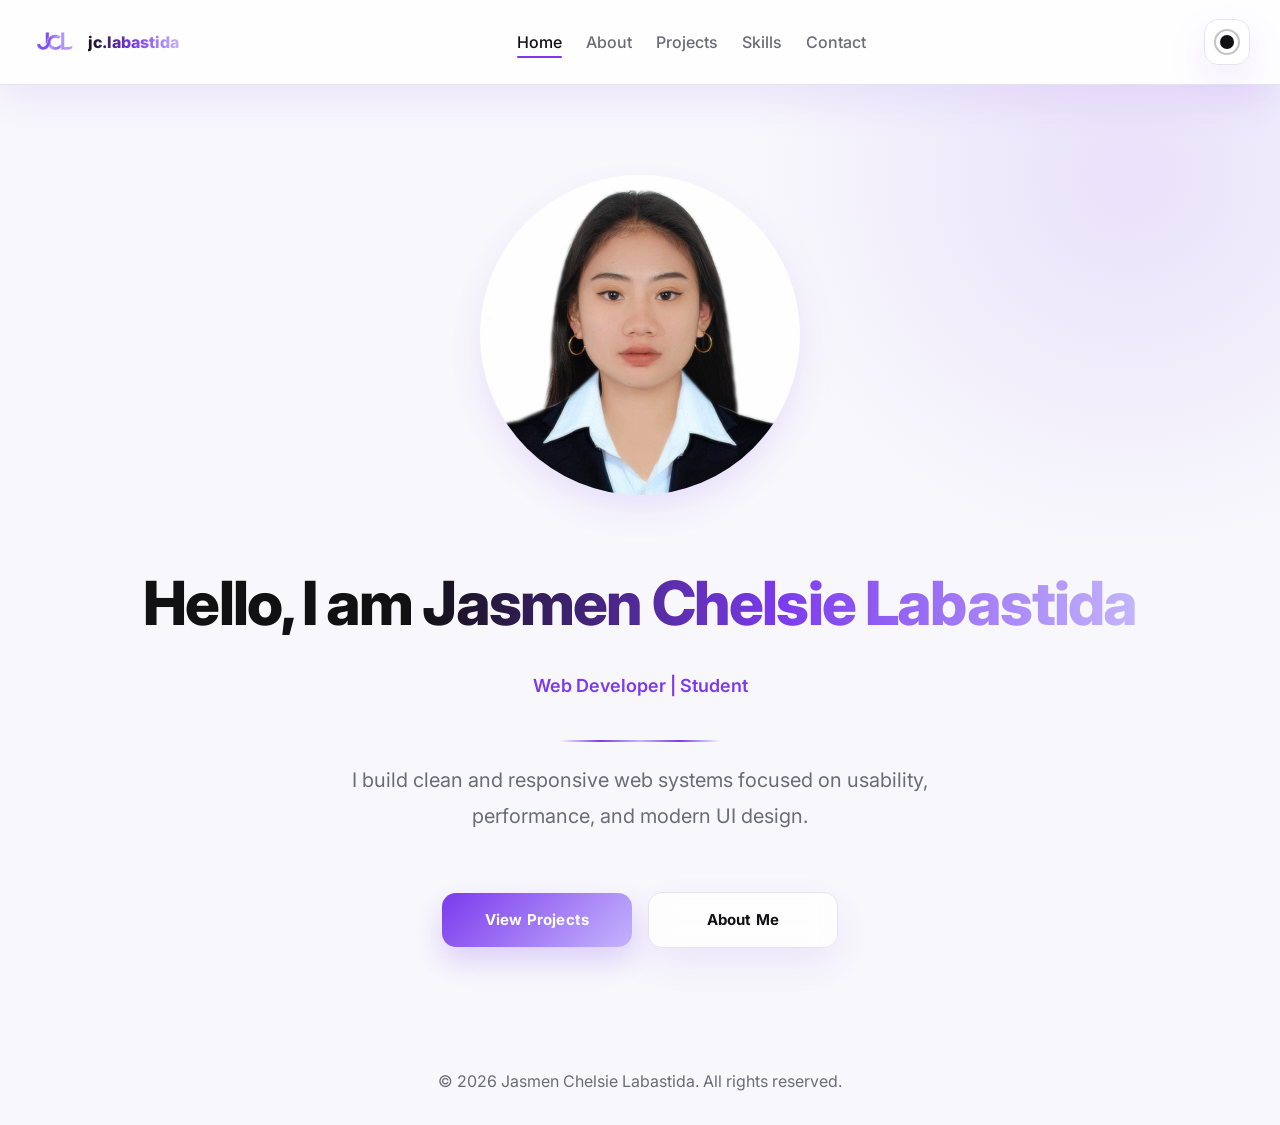
<file: index.html>
<!DOCTYPE html>
  <html lang="en">
  <head>
    <meta charset="UTF-8">
    <meta name="viewport" content="width=device-width, initial-scale=1.0">

    <title>jc.labastida</title>
    <link rel="icon" href="images/icon.png" type="image/png">

    <link rel="stylesheet" href="css/main.css">
    <link rel="stylesheet" href="css/index.css">
  </head>

  <body>

  <!-- NAVBAR -->
  <header>
    <nav class="navbar">

      <!-- LOGO BUTTON -->
      <a href="index.html" class="logo">
        <img src="images/logo.png" alt="Logo">

        <span class="animate-shine">
          jc.labastida
        </span>
      </a>

      <!-- NAV LINKS -->
      <ul class="nav-links">
        <li><a href="index.html" class="active">Home</a></li>
        <li><a href="about.html">About</a></li>
        <li><a href="projects.html">Projects</a></li>
        <li><a href="skills.html">Skills</a></li>
        <li><a href="contact.html">Contact</a></li>
      </ul>

      <!-- THEME TOGGLE -->
      <div class="nav-controls">
        <button id="themeToggle" class="theme-toggle">
          <span class="icon"></span>
        </button>

        <button class="menu-toggle" id="menuToggle">☰</button>
      </div>

    </nav>
  </header>

  <!-- HERO -->
  <section class="hero">

    <div class="hero-image">
      <img src="images/profile.jpg" alt="Profile Picture">
    </div>

    <h1 class="hero-title">
      Hello, I am
      <span class="hero-name animate-shine">
        Jasmen Chelsie Labastida
      </span>
    </h1>

    <h2 class="hero-role">
      Web Developer | Student
    </h2>

    <p class="hero-description">
      I build clean and responsive web systems focused on usability, performance, and modern UI design.
    </p>

    <div class="hero-buttons">
      <a href="projects.html" class="btn">View Projects</a>
      <a href="about.html" class="btn">About Me</a>
    </div>

  </section>

  <!-- FOOTER -->
  <footer class="footer">
    <p>© 2026 Jasmen Chelsie Labastida. All rights reserved.</p>
  </footer>

  <script src="js/main.js"></script>
  </body>
  </html>
</file>
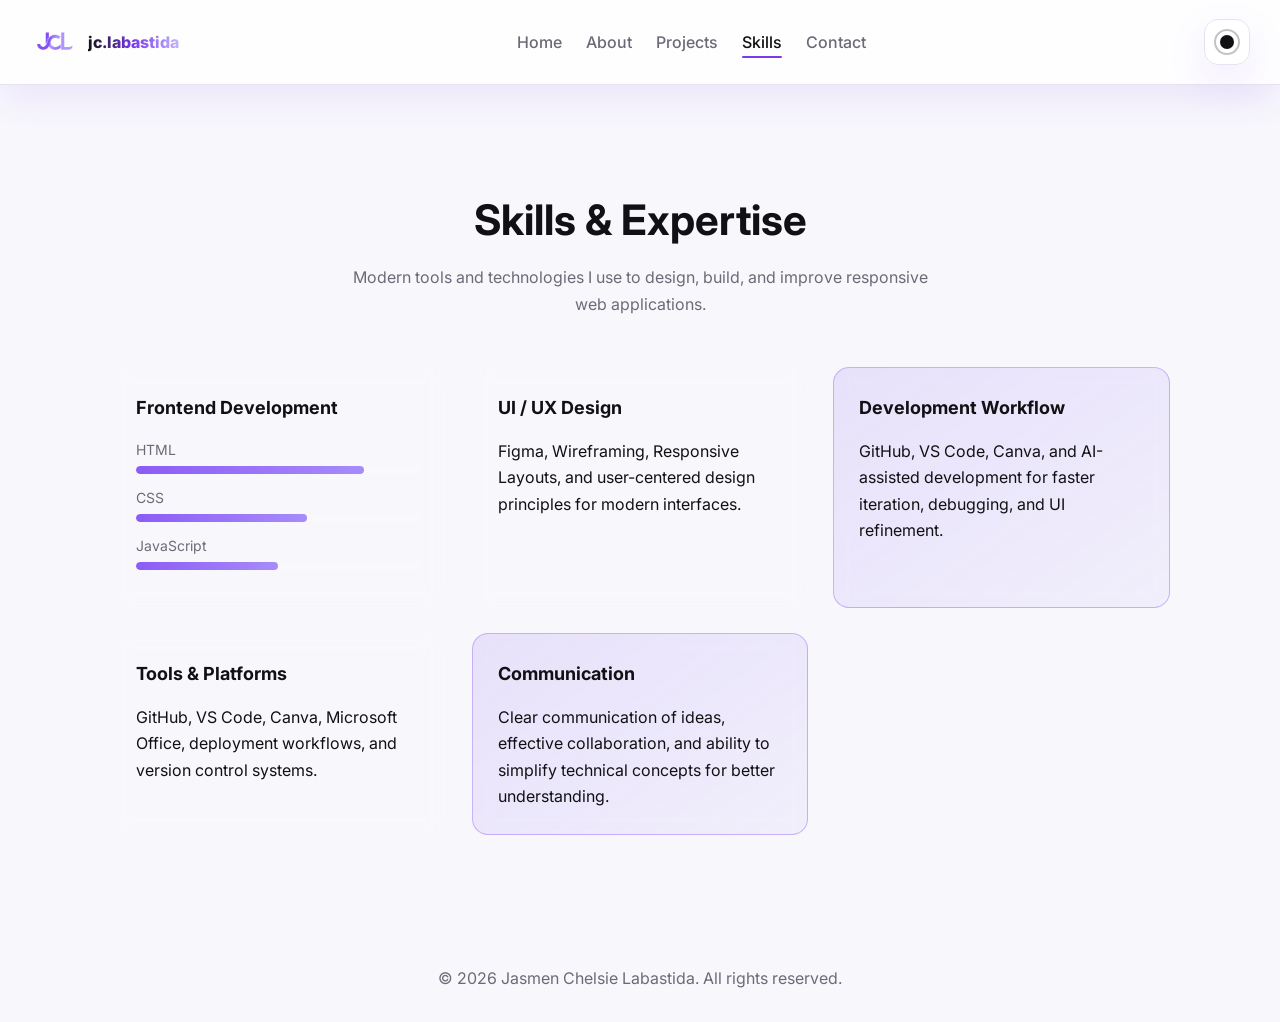
<file: skills.html>
<!DOCTYPE html>
<html lang="en">
<head>
  <meta charset="UTF-8">
  <meta name="viewport" content="width=device-width, initial-scale=1.0">
  
    <title>jc.labastida</title>
    <link rel="icon" href="images/icon.png" type="image/png">

  <link rel="stylesheet" href="css/main.css">
  <link rel="stylesheet" href="css/skills.css">
</head>
<body>

<!-- NAVBAR -->
<header>
  <nav class="navbar">

    <a href="index.html" class="logo">
      <img src="images/logo.png" alt="Logo">
      <span class="animate-shine">jc.labastida</span>
    </a>

    <ul class="nav-links">
      <li><a href="index.html">Home</a></li>
      <li><a href="about.html">About</a></li>
      <li><a href="projects.html">Projects</a></li>
      <li><a href="skills.html" class="active">Skills</a></li>
      <li><a href="contact.html">Contact</a></li>
    </ul>

    <div class="nav-controls">
      <button id="themeToggle" class="theme-toggle">
        <span class="icon"></span>
      </button>

      <button class="menu-toggle" id="menuToggle">☰</button>
    </div>

  </nav>
</header>

<section class="page-section skills-section">

  <div class="skills-header">
    <h1>Skills & Expertise</h1>
    <p>Modern tools and technologies I use to design, build, and improve responsive web applications.</p>
  </div>

  <div class="skills-grid">

    <!-- Frontend -->
    <div class="skill-card">
      <h3>Frontend Development</h3>

      <div class="skill-bar">
        <span>HTML</span>
        <div class="progress"><div class="fill" style="width:80%"></div></div>
      </div>

      <div class="skill-bar">
        <span>CSS</span>
        <div class="progress"><div class="fill" style="width:60%"></div></div>
      </div>

      <div class="skill-bar">
        <span>JavaScript</span>
        <div class="progress"><div class="fill" style="width:50%"></div></div>
      </div>

    </div>

    <!-- Design -->
    <div class="skill-card">
      <h3>UI / UX Design</h3>
      <p>Figma, Wireframing, Responsive Layouts, and user-centered design principles for modern interfaces.</p>
    </div>

    <!-- Workflow -->
    <div class="skill-card highlight">
      <h3>Development Workflow</h3>
      <p>GitHub, VS Code, Canva, and AI-assisted development for faster iteration, debugging, and UI refinement.</p>
    </div>

    <!-- Tools -->
    <div class="skill-card">
      <h3>Tools & Platforms</h3>
      <p>GitHub, VS Code, Canva, Microsoft Office, deployment workflows, and version control systems.</p>
    </div>

    <!-- Communication -->
    <div class="skill-card highlight">
      <h3>Communication</h3>
      <p>Clear communication of ideas, effective collaboration, and ability to simplify technical concepts for better understanding.</p>
    </div>

  </div>

</section>

<!-- FOOTER -->
<footer class="footer">
  <p>© 2026 Jasmen Chelsie Labastida. All rights reserved.</p>
</footer>

<script src="js/main.js"></script>


</body>
</html>
</file>
<file: css/main.css>
/* =========================
   MAIN GLOBAL CSS (ELITE VIOLET SYSTEM - FIXED)
========================= */

@import url('https://fonts.googleapis.com/css2?family=Inter:wght@400;500;600;700;800&display=swap');

/* =========================
   ROOT VARIABLES
========================= */

:root{

  /* BASE */
  --bg:#f8f8fc;
  --text:#111114;
  --muted:#6b6b78;

  /* SURFACES */
  --surface:rgba(255,255,255,0.80);
  --surface-2:#ffffff;

  /* BRAND */
  --primary:#7C3AED;
  --primary-hover:#6D28D9;

  /* ACCENT */
  --accent:#C4B5FD;

  /* UI */
  --border:#e6e3f0;

  /* EFFECTS */
  --shadow:0 15px 40px rgba(124,58,237,.10);
  --shadow-hover:0 22px 55px rgba(124,58,237,.18);

  --radius:16px;
  --transition:all .3s ease;
}

/* =========================
   DARK MODE
========================= */

body.dark-mode{

  --bg:#0a0a10;
  --text:#f8f8ff;
  --muted:#9ca3af;

  --surface:rgba(18,18,26,.85);
  --surface-2:#12121a;

  --primary:#8B5CF6;
  --primary-hover:#A78BFA;

  --accent:#D6CCFF;

  --border:#2a2a3a;

  --shadow:0 18px 50px rgba(139,92,246,.18);
  --shadow-hover:0 26px 70px rgba(139,92,246,.28);
}

/* =========================
   RESET
========================= */

*{
  margin:0;
  padding:0;
  box-sizing:border-box;
}

html{
  scroll-behavior:smooth;
}

body{
  font-family:'Inter',sans-serif;
  background:var(--bg);
  color:var(--text);
  line-height:1.65;

  transition:var(--transition);
}

a{
  text-decoration:none;
  color:inherit;
}

ul{
  list-style:none;
}

img{
  display:block;
  max-width:100%;
}

/* =========================
   NAVBAR (STABLE GLASS)
========================= */

.navbar{
  display:flex;
  justify-content:space-between;
  align-items:center;

  padding:18px 30px;

  position:sticky;
  top:0;
  z-index:1000;

  background:var(--surface);
  border-bottom:1px solid var(--border);

  backdrop-filter:blur(20px);
  -webkit-backdrop-filter:blur(20px);

  box-shadow:var(--shadow);

  transition:var(--transition);
}

/* =========================
   LOGO
========================= */

.logo{
  display:flex;
  align-items:center;
  gap:10px;

  font-weight:800;
}

/* FIXED IMAGE */
.logo img{
  width:48px;
  height:48px;

  object-fit:cover;
  border-radius:8px;
}

/* =========================
   NAV LINKS
========================= */

.nav-links{
  display:flex;
  gap:24px;
  align-items:center;
}

.nav-links a{
  position:relative;

  font-weight:500;
  color:var(--muted);

  transition:var(--transition);
}

.nav-links a::after{
  content:"";
  position:absolute;

  left:0;
  bottom:-6px;

  width:0;
  height:2px;

  background:var(--primary);
  border-radius:10px;

  transition:var(--transition);
}

.nav-links a:hover,
.nav-links a.active{
  color:var(--text);
}

.nav-links a:hover::after,
.nav-links a.active::after{
  width:100%;
}

/* =========================
   NAV CONTROLS
========================= */

.nav-controls{
  display:flex;
  align-items:center;
  gap:12px;
}

/* =========================
   THEME TOGGLE (FIXED STABILITY)
========================= */

.theme-toggle{
  width:46px;
  height:46px;

  display:flex;
  align-items:center;
  justify-content:center;

  border-radius:14px;

  border:1px solid var(--border);
  background:var(--surface);

  cursor:pointer;

  backdrop-filter:blur(12px);

  box-shadow:var(--shadow);

  transition:var(--transition);
}

.theme-toggle:hover{
  transform:translateY(-2px) scale(1.03);
  border-color:var(--primary);
  box-shadow:var(--shadow-hover);
}

/* ICON */
.theme-toggle .icon{
  width:14px;
  height:14px;

  border-radius:50%;
  background:var(--text);

  position:relative;
}

.theme-toggle .icon::before{
  content:"";
  position:absolute;
  inset:-6px;

  border-radius:50%;
  border:2px solid var(--text);
  opacity:.25;
}

.theme-toggle .icon::after{
  content:"";
  position:absolute;

  width:10px;
  height:10px;

  top:-2px;
  right:-2px;

  border-radius:50%;
  background:var(--surface);

  transform:scale(0);
  transition:var(--transition);
}

body.dark-mode .theme-toggle .icon{
  background:#fff;
}

body.dark-mode .theme-toggle .icon::after{
  transform:scale(1);
  background:var(--bg);
}

/* =========================
   HERO (CLEAN LAYOUT FIX)
========================= */

.hero{
  display:flex;
  flex-direction:column;
  align-items:center;
  justify-content:center;

  text-align:center;

  min-height:90vh;
  padding:80px 20px;

  transition:var(--transition);
}

.hero-image img{
  width:240px;
  height:240px;

  border-radius:50%;
  object-fit:cover;

  margin-bottom:25px;

  transition:var(--transition);
}

/* =========================
   TEXT
========================= */

.hero-title{
  font-size:2.5rem;
  font-weight:800;
}

.hero-role{
  color:var(--primary);
  margin-top:10px;
}

.hero-description{
  max-width:600px;
  color:var(--muted);
  margin-top:15px;
}

/* =========================
   BUTTONS (FIXED CONSISTENCY)
========================= */

.hero-buttons{
  display:flex;
  gap:12px;
  margin-top:25px;
}

.hero-buttons{
  display:flex;
  gap:14px;
  margin-top:25px;
}

/* SAME DESIGN FOR BOTH */
.hero-buttons{
  display:flex;
  gap:14px;
  margin-top:25px;
}

/* SAME DESIGN FOR BOTH */
.btn{
  display:inline-flex;
  align-items:center;
  justify-content:center;

  padding:12px 22px;

  border-radius:14px;

  background:linear-gradient(135deg,var(--primary),var(--accent));
 

  font-weight:600;
  font-size:14px;

  box-shadow:var(--shadow);

  transition:var(--transition);
}

/* SAME HOVER FOR BOTH */
.btn:hover{
  transform:translateY(-3px);
  box-shadow:var(--shadow-hover);
}

/* SAME HOVER FOR BOTH */
.btn:hover{
  transform:translateY(-3px);
  box-shadow:var(--shadow-hover);
}

.btn:hover{
  transform:translateY(-3px);
  opacity:.9;
}

/* =========================
   FOOTER
========================= */

.footer{
  text-align:center;
  padding:30px;
  color:var(--muted);
}

@keyframes shine{
  0%{ background-position:0% center; }
  100%{ background-position:200% center; }
}

.animate-shine{
  display:inline-block;

  background:linear-gradient(
    90deg,
    #111,
    #7C3AED,
    #C4B5FD,
    #7C3AED,
    #111
  );

  background-size:200% auto;

  -webkit-background-clip:text;
  -webkit-text-fill-color:transparent;

  animation:shine 3s linear infinite;
}

/* Default (desktop view) */
.menu-toggle {
  display: none;
  font-size: 26px;
  background: transparent;
  border: none;
  cursor: pointer;
  color: var(--text-color);
}


/* Hover effect */
.menu-toggle:hover {
  transform: scale(1.1);
  opacity: 0.8;
}

/* Mobile view */
@media (max-width: 768px) {
  .menu-toggle {
    display: block;
  }

  .nav-links {
    display: none;
    flex-direction: column;
    position: absolute;
    top: 70px;
    right: 20px;
    
    background: var(--bg-color);
    padding: 15px;
    border-radius: 10px;

    box-shadow: 0 10px 25px rgb(0, 0, 0);
  }

  .nav-links.active {
    display: flex;
  }
}
</file>
<file: css/index.css>
/* =========================
   HOMEPAGE (ELITE VIOLET SYSTEM)
========================= */

/* =========================
   HERO LAYOUT
========================= */

.hero{
  position:relative;

  display:flex;
  flex-direction:column;
  align-items:center;
  justify-content:center;

  text-align:center;

  min-height:92vh;
  padding:90px 20px;

  gap:14px;
  overflow:hidden;
}

/* BACKGROUND GLOW */
.hero::before{
  content:"";
  position:absolute;

  width:780px;
  height:780px;

  top:-300px;
  right:-240px;

  background:radial-gradient(
    circle,
    rgba(124,58,237,.12),
    transparent 70%
  );

  z-index:-1;
  pointer-events:none;
}

/* =========================
   PROFILE IMAGE
========================= */

.hero-image{
  position:relative;
  margin-bottom:36px;
}

/* GLOW RING */
.hero-image::before{
  content:"";
  position:absolute;

  width:340px;
  height:340px;

  top:50%;
  left:50%;
  transform:translate(-50%,-50%);

  border-radius:50%;

  background:radial-gradient(
    circle,
    rgba(124,58,237,.22),
    transparent 70%
  );

  z-index:-1;
  pointer-events:none;
}

/* IMAGE */
.hero-image img{
  width:320px;
  height:320px;

  border-radius:50%;
  object-fit:cover;

  box-shadow:var(--shadow);
  transition:var(--transition);
}

.hero-image img:hover{
  transform:translateY(-10px) scale(1.04);
  box-shadow:0 65px 160px rgba(124,58,237,.32);
}

/* =========================
   SHINE ANIMATION
========================= */

@keyframes shine{
  0%{
    background-position:0% center;
  }
  100%{
    background-position:200% center;
  }
}

.animate-shine{
  display:inline-block;

  background:linear-gradient(
    90deg,
    var(--text),
    var(--primary),
    var(--accent),
    var(--primary),
    var(--text)
  );

  background-size:200% 100%;
  background-position:0% center;

  -webkit-background-clip:text;
  -webkit-text-fill-color:transparent;

  animation:shine 3.5s linear infinite;
}

/* =========================
   TYPOGRAPHY
========================= */

.hero-title{
  font-size:clamp(2.6rem,5.5vw,3.8rem);
  font-weight:800;
  line-height:1.1;

  margin-bottom:10px;
  letter-spacing:-0.03em;
}

.hero-role{
  font-size:18px;
  font-weight:600;

  color:var(--primary);
  margin-bottom:10px;
}

.hero-description{
  position:relative;

  max-width:650px;

  color:var(--muted);

  font-size:20px;
  line-height:1.8;

  margin-bottom:34px;
  padding-top:22px;
}

/* DIVIDER */
.hero-description::before{
  content:"";
  position:absolute;

  top:0;
  left:50%;
  transform:translateX(-50%);

  width:160px;
  height:2px;

  background:linear-gradient(
    90deg,
    transparent,
    var(--primary),
    var(--accent),
    var(--primary),
    transparent
  );

  border-radius:10px;
}

/* =========================
   HERO BUTTONS PREMIUM
========================= */

.hero-buttons{
  display:flex;
  gap:16px;
  flex-wrap:wrap;
  justify-content:center;
  align-items:center;

  margin-top:10px;
  background:transparent;
  padding:0;
}

/* BASE BUTTON */
.hero-buttons .btn{
  min-width:190px;
  padding:15px 28px;

  display:inline-flex;
  justify-content:center;
  align-items:center;

  border-radius:14px;
  font-weight:700;
  font-size:15px;
  letter-spacing:.2px;
  text-decoration:none;

  transition:all .28s ease;
}

/* PRIMARY */
.hero-buttons .btn:first-child{
  background:linear-gradient(
    135deg,
    var(--primary),
    var(--accent)
  );

  color:#fff;
  border:none;

  box-shadow:0 14px 30px rgba(124,58,237,.22);
}

/* SECONDARY */
.hero-buttons .btn:last-child{
  background:rgba(255,255,255,.75);
  color:var(--text);

  border:1px solid var(--border);
  backdrop-filter:blur(12px);
}

/* HOVER */
.hero-buttons .btn:hover{
  transform:translateY(-4px);
}

.hero-buttons .btn:first-child:hover{
  box-shadow:0 18px 38px rgba(124,58,237,.32);
}

.hero-buttons .btn:last-child:hover{
  border-color:var(--primary);
  color:var(--primary);
  box-shadow:0 12px 24px rgba(124,58,237,.10);
}

/* =========================
   RESPONSIVE
========================= */

@media (max-width:768px){

  .hero{
    padding:70px 18px;
  }

  .hero-image img{
    width:220px;
    height:220px;
  }

  .hero-image::before{
    width:270px;
    height:270px;
  }

  .hero-title{
    font-size:2.2rem;
  }

  .hero-description{
    font-size:17px;
    line-height:1.7;
  }

  .hero-buttons{
    flex-direction:column;
    width:100%;
    max-width:320px;
  }

  .hero-buttons .btn{
    width:100%;
    min-width:unset;
  }
}
</file>
<file: css/skills.css>
/* =========================
   SKILLS PREMIUM UI
========================= */

.skills-section{
  padding: 100px 20px;
  max-width: 1100px;
  margin: auto;
}

.skills-header{
  text-align: center;
  margin-bottom: 50px;
}

.skills-header h1{
  font-size: 42px;
  font-weight: 700;
  margin-bottom: 10px;
}

.skills-header p{
  color: var(--muted);
  max-width: 600px;
  margin: auto;
}

/* GRID */
.skills-grid{
  display: grid;
  grid-template-columns: repeat(3, 1fr);
  gap: 25px;
}

/* CARD */
.skill-card{
  background: rgba(255,255,255,0.05);
  border: 1px solid rgba(255,255,255,0.08);
  padding: 25px;
  border-radius: 16px;
  transition: all 0.3s ease;
  backdrop-filter: blur(10px);
}

/* HOVER EFFECT (SaaS STYLE) */
.skill-card:hover{
  transform: translateY(-8px);
  box-shadow: 0 20px 40px rgba(0,0,0,0.2);
  border-color: rgba(139,92,246,0.4);
}

/* HIGHLIGHT CARD */
.skill-card.highlight{
  background: linear-gradient(145deg, rgba(139,92,246,0.15), rgba(167,139,250,0.08));
  border: 1px solid rgba(139,92,246,0.4);
}

/* HEADINGS */
.skill-card h3{
  margin-bottom: 15px;
  font-size: 18px;
}

/* SKILL BARS */
.skill-bar{
  margin-bottom: 12px;
}

.skill-bar span{
  font-size: 14px;
  display: block;
  margin-bottom: 5px;
  color: var(--muted);
}

.progress{
  height: 8px;
  background: rgba(255,255,255,0.1);
  border-radius: 10px;
  overflow: hidden;
}

.fill{
  height: 100%;
  background: linear-gradient(90deg, #8B5CF6, #A78BFA);
  border-radius: 10px;
  transition: width 1s ease;
}

/* RESPONSIVE */
@media (max-width: 900px){
  .skills-grid{
    grid-template-columns: 1fr 1fr;
  }
}

@media (max-width: 600px){
  .skills-grid{
    grid-template-columns: 1fr;
  }

  .skills-header h1{
    font-size: 32px;
  }
}
</file>
